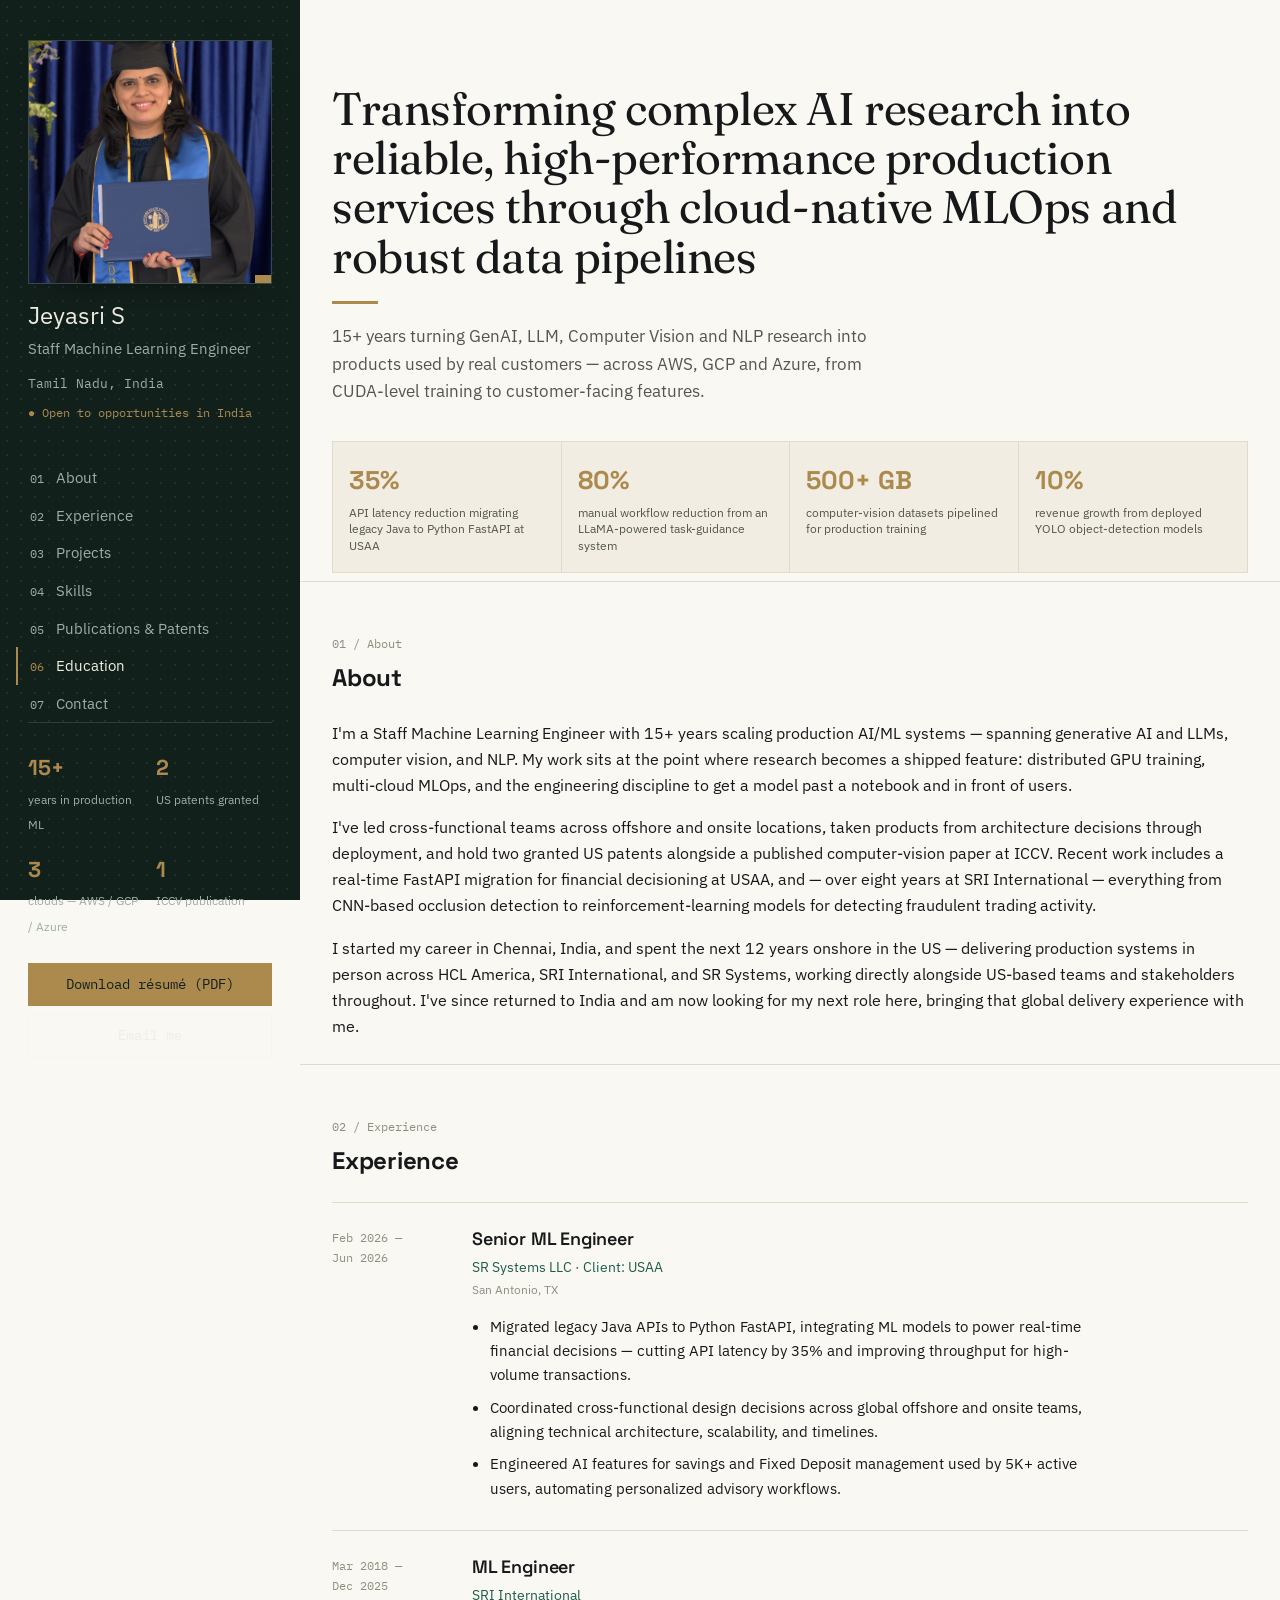
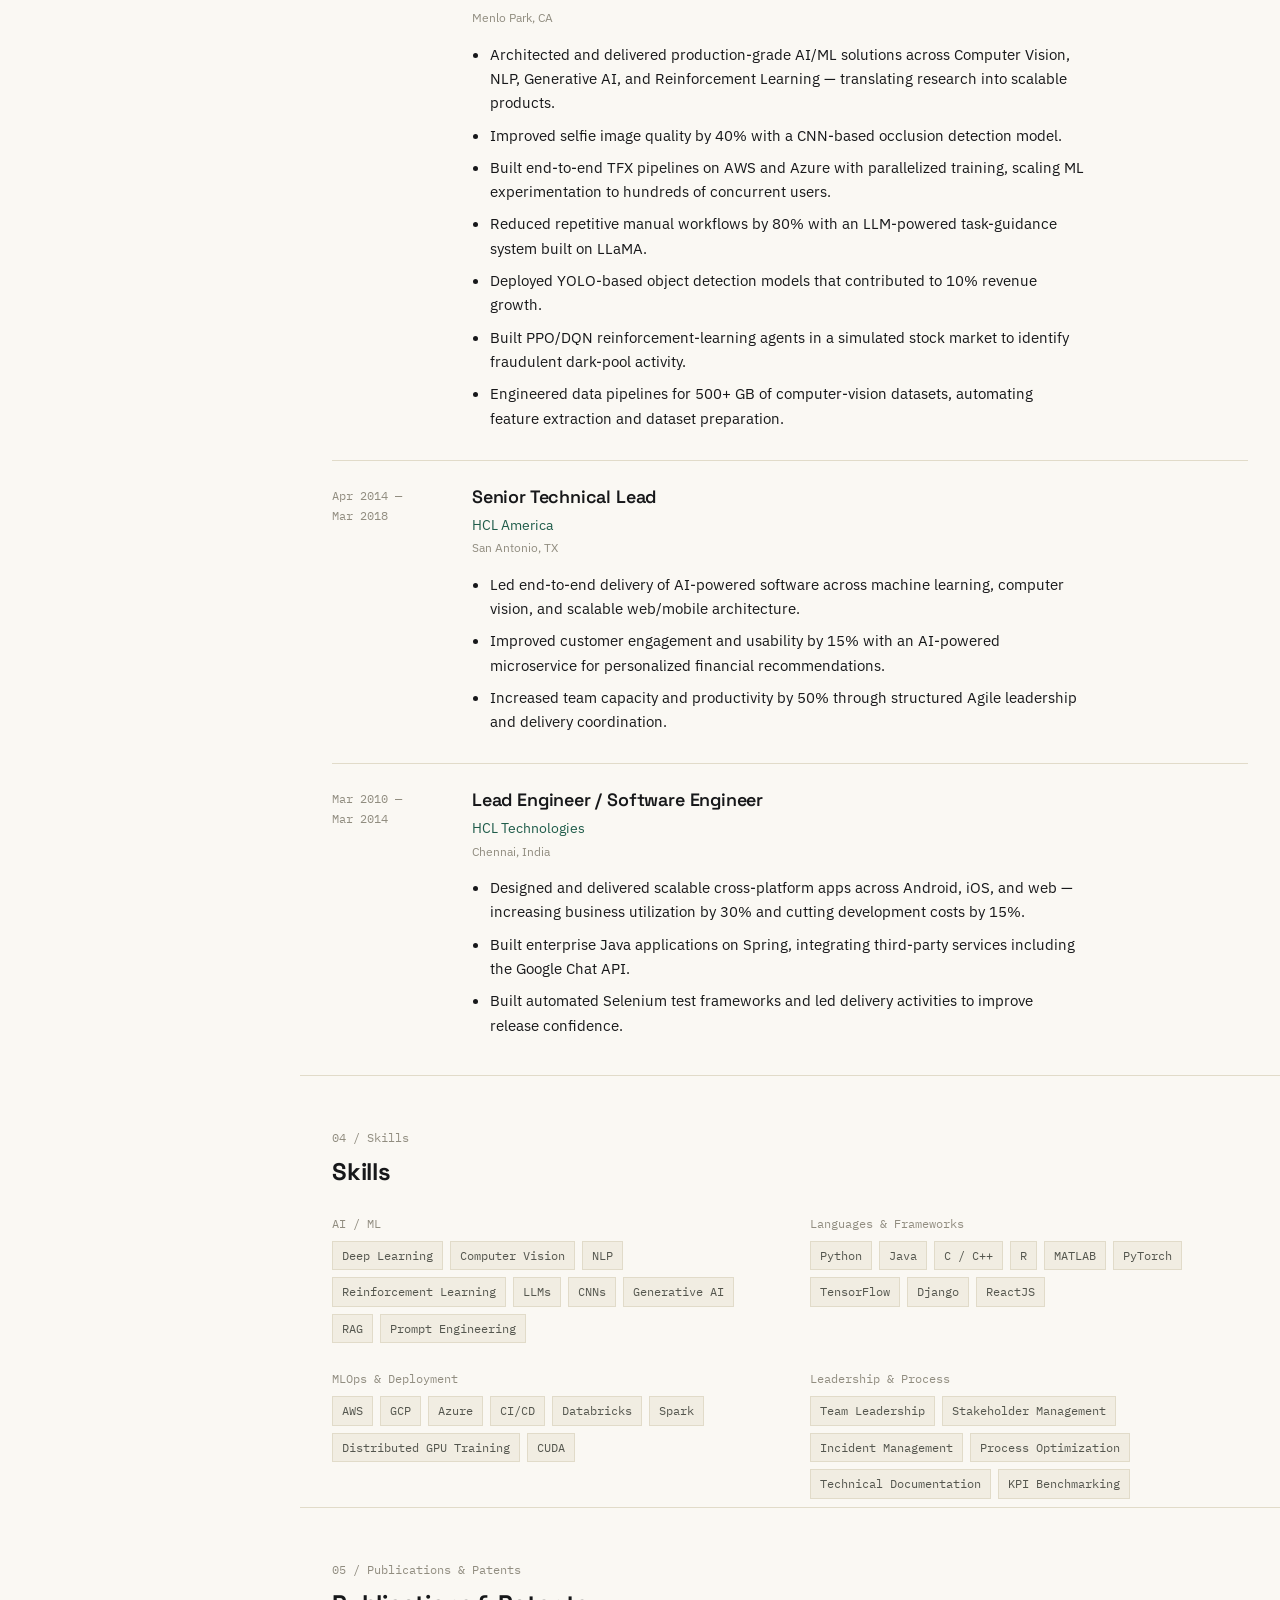
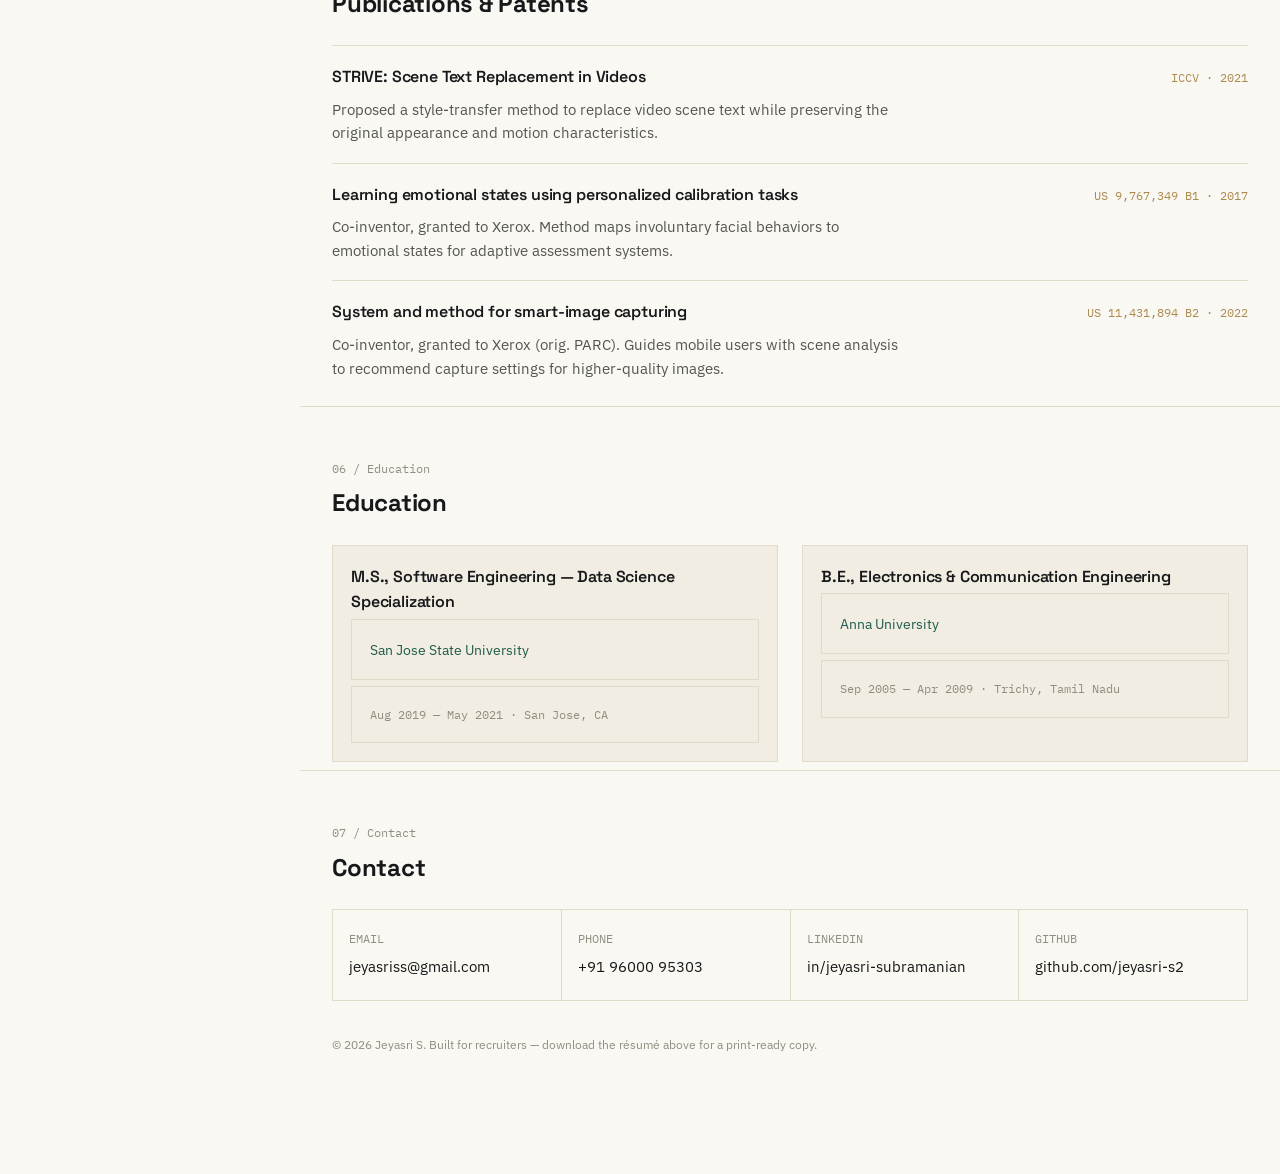
<file: index.html>
<!DOCTYPE html>
<html lang="en">
<head>
<meta charset="UTF-8">
<meta name="viewport" content="width=device-width, initial-scale=1.0">
<title>Jeyasri S — Staff Machine Learning Engineer</title>
<meta name="description" content="Jeyasri S, Staff Machine Learning Engineer. 15+ years building production GenAI, LLM, Computer Vision and NLP systems across AWS, GCP and Azure.">
<link rel="preconnect" href="https://fonts.googleapis.com">
<link rel="preconnect" href="https://fonts.gstatic.com" crossorigin>
<link href="https://fonts.googleapis.com/css2?family=Fraunces:ital,opsz,wght@0,9..144,500;0,9..144,600;1,9..144,500&family=Space+Grotesk:wght@500;600;700&family=IBM+Plex+Sans:wght@400;500;600&family=IBM+Plex+Mono:wght@500;600&display=swap" rel="stylesheet">
<link rel="stylesheet" href="style.css">

</head>
<body>

<div class="shell">
  <aside class="rail">
    <div>
      <div class="photo-frame">
        <img src="images/your-photo.jpg" alt="Jeyasri S" onerror="this.style.display='none'; this.nextElementSibling.style.display='flex';">
        <div class="photo-fallback mono" style="display:none;">JS</div>
        <div class="photo-tag mono"></div>
      </div>
      <div class="name">Jeyasri S</div>
      <div class="role">Staff Machine Learning Engineer</div>
      <div class="loc mono">Tamil Nadu, India</div>
      <div class="badge mono">● Open to opportunities in India</div>
    </div>

    <nav class="index" id="nav">
      <a href="#about"><span class="n mono">01</span>About</a>
      <a href="#experience"><span class="n mono">02</span>Experience</a>
      <a href="projects.html"><span class="n mono">03</span>Projects</a>
      <a href="#skills"><span class="n mono">04</span>Skills</a>
      <a href="#publications"><span class="n mono">05</span>Publications &amp; Patents</a>
      <a href="#education"><span class="n mono">06</span>Education</a>
      <a href="#contact"><span class="n mono">07</span>Contact</a>
    </nav>

    <div class="stats">
      <div class="stat"><b>15+</b><span>years in production ML</span></div>
      <div class="stat"><b>2</b><span>US patents granted</span></div>
      <div class="stat"><b>3</b><span>clouds — AWS / GCP / Azure</span></div>
      <div class="stat"><b>1</b><span>ICCV publication</span></div>
    </div>

    <div class="actions">
      <a class="btn primary" href="resume.pdf" download>Download résumé (PDF)</a>
      <a class="btn" href="mailto:jeyasriss@gmail.com">Email me</a>
    </div>
  </aside>

  <main>

    <section class="hero" id="top">
      <h1>Transforming complex AI research into reliable, high-performance production services through cloud-native MLOps and robust data pipelines</h1>
      <div class="rule"></div>
      <p class="tagline">15+ years turning GenAI, LLM, Computer Vision and NLP research into products used by real customers — across AWS, GCP and Azure, from CUDA-level training to customer-facing features.</p>
      <div class="metrics">
        <div><b>35%</b><span>API latency reduction migrating legacy Java to Python FastAPI at USAA</span></div>
        <div><b>80%</b><span>manual workflow reduction from an LLaMA-powered task-guidance system</span></div>
        <div><b>500+ GB</b><span>computer-vision datasets pipelined for production training</span></div>
        <div><b>10%</b><span>revenue growth from deployed YOLO object-detection models</span></div>
      </div>
    </section>

    <section id="about">
      <div class="eyebrow mono">01 / About</div>
      <h2>About</h2>
      <p class="lede">I'm a Staff Machine Learning Engineer with 15+ years scaling production AI/ML systems — spanning generative AI and LLMs, computer vision, and NLP. My work sits at the point where research becomes a shipped feature: distributed GPU training, multi-cloud MLOps, and the engineering discipline to get a model past a notebook and in front of users.</p>
      <p class="lede">I've led cross-functional teams across offshore and onsite locations, taken products from architecture decisions through deployment, and hold two granted US patents alongside a published computer-vision paper at ICCV. Recent work includes a real-time FastAPI migration for financial decisioning at USAA, and — over eight years at SRI International — everything from CNN-based occlusion detection to reinforcement-learning models for detecting fraudulent trading activity.</p>
      <p class="lede">I started my career in Chennai, India, and spent the next 12 years onshore in the US — delivering production systems in person across HCL America, SRI International, and SR Systems, working directly alongside US-based teams and stakeholders throughout. I've since returned to India and am now looking for my next role here, bringing that global delivery experience with me.</p>
    </section>

    <section id="experience">
      <div class="eyebrow mono">02 / Experience</div>
      <h2>Experience</h2>

      <div class="role-entry">
        <div class="dates mono">Feb 2026 —<br>Jun 2026</div>
        <div>
          <h3>Senior ML Engineer</h3>
          <div class="org">SR Systems LLC · Client: USAA</div>
          <div class="place">San Antonio, TX</div>
          <ul>
            <li>Migrated legacy Java APIs to Python FastAPI, integrating ML models to power real-time financial decisions — cutting API latency by 35% and improving throughput for high-volume transactions.</li>
            <li>Coordinated cross-functional design decisions across global offshore and onsite teams, aligning technical architecture, scalability, and timelines.</li>
            <li>Engineered AI features for savings and Fixed Deposit management used by 5K+ active users, automating personalized advisory workflows.</li>
          </ul>
        </div>
      </div>

      <div class="role-entry">
        <div class="dates mono">Mar 2018 —<br>Dec 2025</div>
        <div>
          <h3>ML Engineer</h3>
          <div class="org">SRI International</div>
          <div class="place">Menlo Park, CA</div>
          <ul>
            <li>Architected and delivered production-grade AI/ML solutions across Computer Vision, NLP, Generative AI, and Reinforcement Learning — translating research into scalable products.</li>
            <li>Improved selfie image quality by 40% with a CNN-based occlusion detection model.</li>
            <li>Built end-to-end TFX pipelines on AWS and Azure with parallelized training, scaling ML experimentation to hundreds of concurrent users.</li>
            <li>Reduced repetitive manual workflows by 80% with an LLM-powered task-guidance system built on LLaMA.</li>
            <li>Deployed YOLO-based object detection models that contributed to 10% revenue growth.</li>
            <li>Built PPO/DQN reinforcement-learning agents in a simulated stock market to identify fraudulent dark-pool activity.</li>
            <li>Engineered data pipelines for 500+ GB of computer-vision datasets, automating feature extraction and dataset preparation.</li>
          </ul>
        </div>
      </div>

      <div class="role-entry">
        <div class="dates mono">Apr 2014 —<br>Mar 2018</div>
        <div>
          <h3>Senior Technical Lead</h3>
          <div class="org">HCL America</div>
          <div class="place">San Antonio, TX</div>
          <ul>
            <li>Led end-to-end delivery of AI-powered software across machine learning, computer vision, and scalable web/mobile architecture.</li>
            <li>Improved customer engagement and usability by 15% with an AI-powered microservice for personalized financial recommendations.</li>
            <li>Increased team capacity and productivity by 50% through structured Agile leadership and delivery coordination.</li>
          </ul>
        </div>
      </div>

      <div class="role-entry">
        <div class="dates mono">Mar 2010 —<br>Mar 2014</div>
        <div>
          <h3>Lead Engineer / Software Engineer</h3>
          <div class="org">HCL Technologies</div>
          <div class="place">Chennai, India</div>
          <ul>
            <li>Designed and delivered scalable cross-platform apps across Android, iOS, and web — increasing business utilization by 30% and cutting development costs by 15%.</li>
            <li>Built enterprise Java applications on Spring, integrating third-party services including the Google Chat API.</li>
            <li>Built automated Selenium test frameworks and led delivery activities to improve release confidence.</li>
          </ul>
        </div>
      </div>
    </section>

    <section id="skills">
      <div class="eyebrow mono">04 / Skills</div>
      <h2>Skills</h2>
      <div class="skill-grid">
        <div class="skill-group">
          <div class="k mono">AI / ML</div>
          <div class="tagset">
            <span>Deep Learning</span><span>Computer Vision</span><span>NLP</span><span>Reinforcement Learning</span><span>LLMs</span><span>CNNs</span><span>Generative AI</span><span>RAG</span><span>Prompt Engineering</span>
          </div>
        </div>
        <div class="skill-group">
          <div class="k mono">Languages &amp; Frameworks</div>
          <div class="tagset">
            <span>Python</span><span>Java</span><span>C / C++</span><span>R</span><span>MATLAB</span><span>PyTorch</span><span>TensorFlow</span><span>Django</span><span>ReactJS</span>
          </div>
        </div>
        <div class="skill-group">
          <div class="k mono">MLOps &amp; Deployment</div>
          <div class="tagset">
            <span>AWS</span><span>GCP</span><span>Azure</span><span>CI/CD</span><span>Databricks</span><span>Spark</span><span>Distributed GPU Training</span><span>CUDA</span>
          </div>
        </div>
        <div class="skill-group">
          <div class="k mono">Leadership &amp; Process</div>
          <div class="tagset">
            <span>Team Leadership</span><span>Stakeholder Management</span><span>Incident Management</span><span>Process Optimization</span><span>Technical Documentation</span><span>KPI Benchmarking</span>
          </div>
        </div>
      </div>
    </section>

    <section id="publications">
      <div class="eyebrow mono">05 / Publications &amp; Patents</div>
      <h2>Publications &amp; Patents</h2>

      <div class="pub">
        <div class="pubhead">
          <h3>STRIVE: Scene Text Replacement in Videos</h3>
          <span class="venue mono">ICCV · 2021</span>
        </div>
        <p>Proposed a style-transfer method to replace video scene text while preserving the original appearance and motion characteristics.</p>
      </div>

      <div class="pub">
        <div class="pubhead">
          <h3>Learning emotional states using personalized calibration tasks</h3>
          <span class="venue mono">US 9,767,349 B1 · 2017</span>
        </div>
        <p>Co-inventor, granted to Xerox. Method maps involuntary facial behaviors to emotional states for adaptive assessment systems.</p>
      </div>

      <div class="pub">
        <div class="pubhead">
          <h3>System and method for smart-image capturing</h3>
          <span class="venue mono">US 11,431,894 B2 · 2022</span>
        </div>
        <p>Co-inventor, granted to Xerox (orig. PARC). Guides mobile users with scene analysis to recommend capture settings for higher-quality images.</p>
      </div>
    </section>

    <section id="education">
      <div class="eyebrow mono">06 / Education</div>
      <h2>Education</h2>
      <div class="edu">
        <div>
          <h3>M.S., Software Engineering — Data Science Specialization</h3>
          <div class="school">San Jose State University</div>
          <div class="when mono">Aug 2019 — May 2021 · San Jose, CA</div>
        </div>
        <div>
          <h3>B.E., Electronics &amp; Communication Engineering</h3>
          <div class="school">Anna University</div>
          <div class="when mono">Sep 2005 — Apr 2009 · Trichy, Tamil Nadu</div>
        </div>
      </div>
    </section>

    <section id="contact">
      <div class="eyebrow mono">07 / Contact</div>
      <h2>Contact</h2>
      <div class="contact-grid">
        <a href="mailto:jeyasriss@gmail.com"><span class="k mono">EMAIL</span><span class="v">jeyasriss@gmail.com</span></a>
        <a href="tel:+919600095303"><span class="k mono">PHONE</span><span class="v">+91 96000 95303</span></a>
        <a href="https://www.linkedin.com/in/jeyasri-subramanian" target="_blank" rel="noopener"><span class="k mono">LINKEDIN</span><span class="v">in/jeyasri-subramanian</span></a>
        <a href="https://github.com/jeyasri-s2" target="_blank" rel="noopener"><span class="k mono">GITHUB</span><span class="v">github.com/jeyasri-s2</span></a>
      </div>
    </section>

    <footer>© 2026 Jeyasri S. Built for recruiters — download the résumé above for a print-ready copy.</footer>
  </main>
</div>

<script>
  // Highlight the active section in the side nav as the user scrolls.
  (function(){
    var links = Array.prototype.slice.call(document.querySelectorAll('nav.index a'));
    var sections = links.map(function(a){ return document.querySelector(a.getAttribute('href')); }).filter(Boolean);
    if(!('IntersectionObserver' in window)) return;
    var obs = new IntersectionObserver(function(entries){
      entries.forEach(function(entry){
        if(entry.isIntersecting){
          var id = '#' + entry.target.id;
          links.forEach(function(a){ a.classList.toggle('active', a.getAttribute('href') === id); });
        }
      });
    }, { rootMargin: '-20% 0px -70% 0px', threshold: 0 });
    sections.forEach(function(s){ obs.observe(s); });
  })();
</script>

</body>
</html>
</file>
<file: style.css>
:root{
    --paper:#FAF8F3;
    --paper-raised:#F1EDE2;
    --ink:#17181A;
    --ink-soft:#54564E;
    --ink-faint:#918D80;
    --rule:#E1DBC9;
    --sapphire:#1F5C4A;
    --sapphire-tint:#E1EBE6;
    --gold:#AC8A4E;
    --gold-tint:#EFE6D2;
    --rail-bg:#12201C;
    --rail-raised:#1B2E27;
    --rail-rule:rgba(225,235,230,0.14);
    --rail-text:#F0EDE4;
    --rail-text-soft:#9BAFA5;
    --maxw:1180px;
  }
  *{box-sizing:border-box;}
  html{scroll-behavior:smooth;}
  body{
    margin:0;
    background:var(--paper);
    color:var(--ink);
    font-family:"IBM Plex Sans", -apple-system, sans-serif;
    font-size:16px;
    line-height:1.6;
    -webkit-font-smoothing:antialiased;
  }
  a{color:var(--sapphire);}
  a:focus-visible, button:focus-visible{outline:2px solid var(--gold); outline-offset:3px;}
  .mono{font-family:"IBM Plex Mono", monospace;}
  h1,h2,h3{
    font-family:"Space Grotesk", sans-serif;
    font-weight:700;
    margin:0;
    letter-spacing:-0.01em;
  }
  .wrap{
    max-width:var(--maxw);
    margin:0 auto;
    padding:0 28px;
  }

  /* ---------- Layout shell ---------- */
  .shell{
    display:grid;
    grid-template-columns:300px 1fr;
    gap:0;
    // max-width:var(--maxw);
    margin:0 auto;
  }
  aside.rail{
    position:sticky;
    top:0;
    align-self:start;
    height:100vh;
    padding:40px 28px 28px;
    display:flex;
    flex-direction:column;
    background:var(--rail-bg);
    background-image:radial-gradient(rgba(240,237,228,0.07) 1px, transparent 1px);
    background-size:14px 14px;
    color:var(--rail-text);
  }
  main{
    padding:40px 0 80px;
    min-width:0;
  }

  /* ---------- Rail contents ---------- */
  .photo-frame{
    width:100%;
    aspect-ratio:1/1;
    border:1px solid var(--rail-rule);
    background:var(--rail-raised);
    margin-bottom:18px;
    overflow:hidden;
    position:relative;
    box-shadow:0 14px 34px -18px rgba(0,0,0,0.55);
  }
  .photo-frame img{
    width:100%;
    height:100%;
    object-fit:cover;
    display:block;
  }
  .photo-fallback{
    position:absolute;
    inset:0;
    display:flex;
    align-items:center;
    justify-content:center;
    font-size:1.6rem;
    color:var(--rail-text-soft);
    letter-spacing:0.04em;
  }
  .photo-tag{
    position:absolute;
    right:0;
    bottom:0;
    background:var(--gold);
    color:var(--rail-bg);
    font-size:0.62rem;
    letter-spacing:0.04em;
    padding:4px 8px;
  }
  .rail .name{
    font-size:1.5rem;
    line-height:1.15;
    color:var(--rail-text);
  }
  .rail .role{
    margin-top:6px;
    font-size:0.95rem;
    color:var(--rail-text-soft);
  }
  .rail .loc{
    margin-top:14px;
    font-size:0.8rem;
    color:var(--rail-text-soft);
  }
  .rail .badge{
    margin-top:10px;
    font-size:0.74rem;
    color:var(--gold);
  }
  nav.index{
    margin-top:36px;
  }
  nav.index a{
    display:flex;
    align-items:baseline;
    gap:10px;
    padding:7px 0 7px 12px;
    margin-left:-12px;
    color:var(--rail-text-soft);
    text-decoration:none;
    font-size:0.92rem;
    border-left:2px solid transparent;
    transition:border-color 0.15s ease, color 0.15s ease;
  }
  nav.index a .n{
    font-size:0.72rem;
    color:var(--rail-text-soft);
    width:16px;
  }
  nav.index a:hover, nav.index a.active{
    color:var(--rail-text);
  }
  nav.index a.active{ border-left-color:var(--gold); }
  nav.index a.active .n{ color:var(--gold); }

  .rail .stats{
    margin-top:auto;
    padding-top:28px;
    border-top:1px solid var(--rail-rule);
    display:grid;
    grid-template-columns:1fr 1fr;
    gap:16px 12px;
  }
  .rail .stat b{
    display:block;
    font-family:"Space Grotesk", sans-serif;
    font-size:1.35rem;
    color:var(--gold);
  }
  .rail .stat span{
    font-size:0.72rem;
    color:var(--rail-text-soft);
    line-height:1.3;
  }
  .rail .actions{
    margin-top:24px;
    display:flex;
    flex-direction:column;
    gap:8px;
  }
  .btn{
    display:inline-block;
    text-align:center;
    padding:10px 14px;
    border:1px solid var(--rail-rule);
    color:var(--rail-text);
    text-decoration:none;
    font-size:0.85rem;
    font-family:"IBM Plex Mono", monospace;
  }
  .btn.primary{
    background:var(--gold);
    border-color:var(--gold);
    color:var(--rail-bg);
  }
  .btn:hover{ background:var(--rail-text); border-color:var(--rail-text); color:var(--rail-bg); }
  .btn.primary:hover{ background:var(--gold-tint); border-color:var(--gold-tint); color:var(--rail-bg); }

  /* ---------- Sections ---------- */
  section{
    padding:52px 32px 8px;
    border-bottom:1px solid var(--rule);
  }
  section:last-of-type{ border-bottom:none; }
  .eyebrow{
    font-family:"IBM Plex Mono", monospace;
    font-size:0.75rem;
    color:var(--ink-faint);
    margin-bottom:6px;
  }
  section h2{
    font-size:1.5rem;
    margin-bottom:22px;
  }
  .lede{
    //max-width:62ch;
    font-size:1.02rem;
  }
  .lede + .lede{ margin-top:14px; }

  /* Hero */
  .hero{
    padding-top:44px;
  }
  .hero h1{
    font-family:"Fraunces", serif;
    font-weight:400;
    font-optical-sizing:auto;
    font-size:2.85rem;
    line-height:1.08;
    letter-spacing:-0.01em;
    // max-width:15ch;
  }
  .hero .rule{
    width:46px;
    height:3px;
    background:var(--gold);
    margin-top:20px;
  }
  .hero .tagline{
    margin-top:18px;
    font-size:1.08rem;
    color:var(--ink-soft);
    max-width:58ch;
  }
  .metrics{
    margin-top:36px;
    display:grid;
    grid-template-columns:repeat(4,1fr);
    border:1px solid var(--rule);
    background:var(--paper-raised);
  }
  .metrics div{
    padding:18px 16px;
    border-right:1px solid var(--rule);
  }
  .metrics div:last-child{ border-right:none; }
  .metrics b{
    display:block;
    font-family:"Space Grotesk", sans-serif;
    font-size:1.6rem;
    color:var(--gold);
  }
  .metrics span{
    font-size:0.76rem;
    color:var(--ink-soft);
    line-height:1.35;
    display:block;
    margin-top:4px;
  }

  /* Experience */
  .role-entry{
    display:grid;
    grid-template-columns:120px 1fr;
    gap:20px;
    padding:22px 0;
    border-top:1px solid var(--rule);
  }
  .role-entry:first-of-type{ border-top:none; }
  .role-entry .dates{
    font-size:0.78rem;
    color:var(--ink-faint);
    padding-top:3px;
  }
  .role-entry h3{
    font-size:1.12rem;
    font-weight:600;
  }
  .role-entry .org{
    font-size:0.88rem;
    color:var(--sapphire);
    margin-top:2px;
  }
  .role-entry .place{
    font-size:0.76rem;
    color:var(--ink-faint);
    margin-top:2px;
  }
  .role-entry ul{
    margin:14px 0 0;
    padding-left:18px;
  }
  .role-entry li{
    margin-bottom:8px;
    font-size:0.95rem;
    max-width:66ch;
  }

  /* Skills */
  .skill-grid{
    display:grid;
    grid-template-columns:1fr 1fr;
    gap:26px 40px;
  }
  .skill-group .k{
    font-size:0.75rem;
    color:var(--ink-faint);
    margin-bottom:8px;
  }
  .tagset{
    display:flex;
    flex-wrap:wrap;
    gap:7px;
  }
  .tagset span{
    font-family:"IBM Plex Mono", monospace;
    font-size:0.76rem;
    padding:4px 9px;
    border:1px solid var(--rule);
    background:var(--paper-raised);
    color:var(--ink-soft);
    transition:border-color 0.15s ease, color 0.15s ease;
  }
  .tagset span:hover{ border-color:var(--sapphire); color:var(--ink); }

  /* Publications */
  .pub{
    padding:18px 0;
    border-top:1px solid var(--rule);
  }
  .pub:first-of-type{ border-top:none; }
  .pub .pubhead{
    display:flex;
    justify-content:space-between;
    gap:16px;
    align-items:baseline;
  }
  .pub h3{ font-size:1rem; font-weight:600; max-width:52ch;}
  .pub .venue{
    font-size:0.76rem;
    color:var(--gold);
  }
  .pub p{
    margin:8px 0 0;
    font-size:0.92rem;
    color:var(--ink-soft);
    max-width:64ch;
  }

  /* Education */
  .edu{
    display:grid;
    grid-template-columns:1fr 1fr;
    gap:24px;
  }
  .edu div{
    padding:18px;
    border:1px solid var(--rule);
    background:var(--paper-raised);
  }
  .edu h3{ font-size:1rem; font-weight:600; }
  .edu .school{ color:var(--sapphire); font-size:0.9rem; margin-top:4px;}
  .edu .when{ font-size:0.76rem; color:var(--ink-faint); margin-top:6px;}

  /* Contact */
  .contact-grid{
    display:grid;
    grid-template-columns:repeat(4,1fr);
    gap:1px;
    background:var(--rule);
    border:1px solid var(--rule);
  }
  .contact-grid a{
    background:var(--paper);
    padding:20px 16px;
    text-decoration:none;
    color:var(--ink);
    display:block;
    box-shadow:inset 0 2px 0 transparent;
    transition:background 0.15s ease, box-shadow 0.15s ease;
  }
  .contact-grid a:hover{ background:var(--sapphire-tint); box-shadow:inset 0 2px 0 var(--sapphire); }
  .contact-grid .k{
    font-size:0.72rem;
    color:var(--ink-faint);
    display:block;
    margin-bottom:6px;
  }
  .contact-grid .v{ font-size:0.92rem; word-break:break-word; }

  footer{
    padding:26px 32px 40px;
    font-size:0.76rem;
    color:var(--ink-faint);
  }

  /* Mobile */
  @media (max-width: 880px){
    .shell{ grid-template-columns:1fr; }
    aside.rail{
      position:relative;
      height:auto;
      padding:28px 28px 24px;
    }
    .rail .stats{ margin-top:24px; padding-top:20px; }
    section{ padding:40px 20px 4px; }
    .hero h1{ font-size:2rem; max-width:100%; }
    .metrics{ grid-template-columns:1fr 1fr; }
    .metrics div:nth-child(2){ border-right:none; }
    .role-entry{ grid-template-columns:1fr; gap:6px; }
    .skill-grid{ grid-template-columns:1fr; }
    .edu{ grid-template-columns:1fr; }
    .contact-grid{ grid-template-columns:1fr 1fr; }
  }
  @media (prefers-reduced-motion: reduce){
    html{ scroll-behavior:auto; }
  }
</file>
